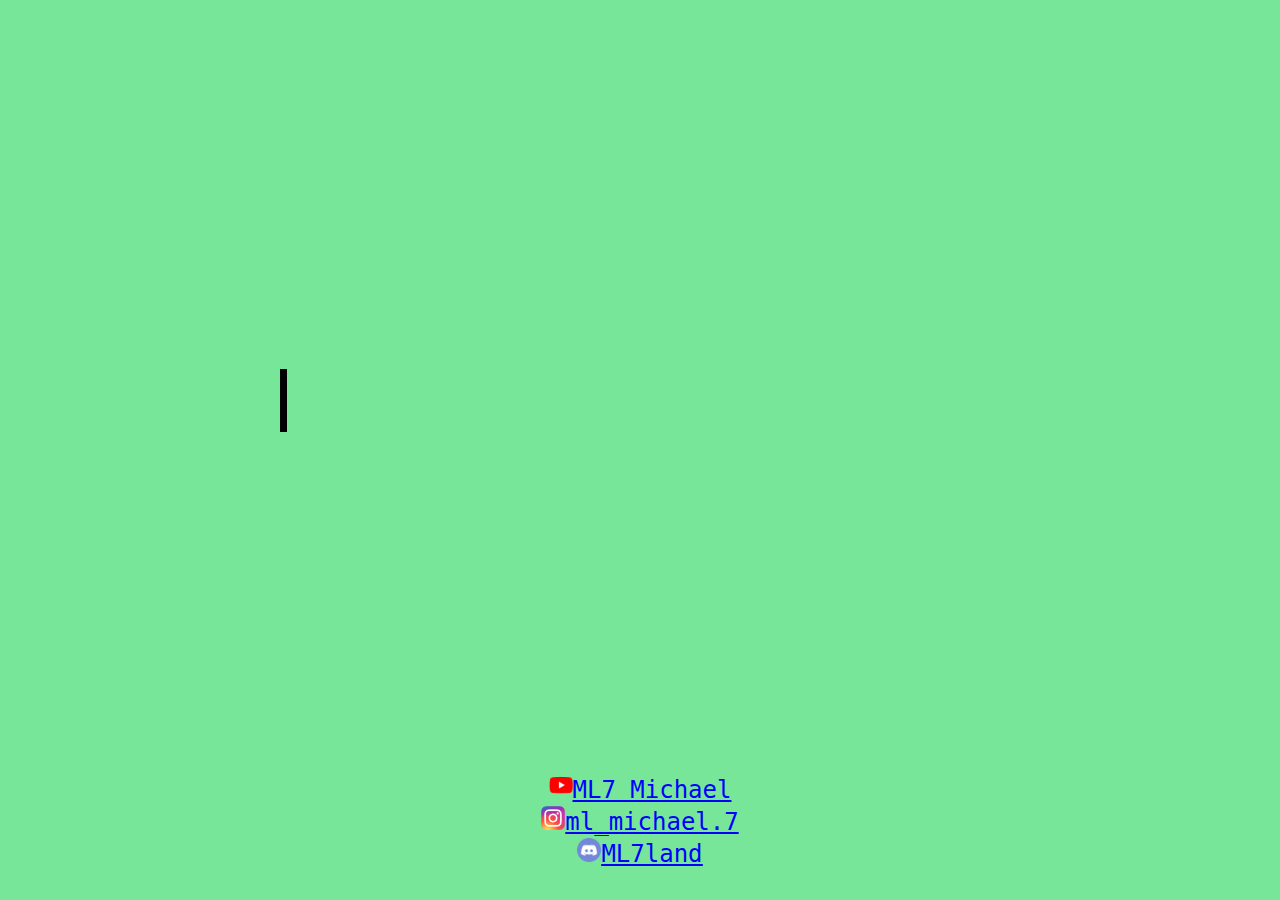
<file: index.html>
<!DOCTYPE html>
<html lang = "en">

<link rel = "stylesheet" href = "index_style.css">

<head>
	<meta charset = "UTF-8">
	<meta name = "description" content = "Hello World!">
	<link rel = "icon" type = "image/x-icon" href = "images/favicon.ico"/>
	<html style ="font-family: 'Consolas', 'Source Code Pro', monospace"></html>
	<title>ML7's website</title>
</head>

<body>
	<img src="images/index_page_hidden.jpg" style="display: none;" />

	<h1>Hello, my name is ML7.</h1>
	<p class = "subtitle">Welcome to my website!</p>
	<a href = "home.html" id = "to-main">Continue</a>

	<a href = "https://www.youtube.com/channel/UCFgKWOYjG4EzAR2SL2Io1uQ" id = "yt-channel">
		<img src = "images/yt-logo.png" id = "yt-icon"></img>ML7 Michael
	</a>
	<a href = "https://www.instagram.com/ml_michael.7/" id = "insta">
		<img src = "images/ig-logo.png" id = "yt-icon">ml_michael.7
	</a>
	<a href = "https://discord.gg/QpTKFdt2xf" id = "discord">
		<img src = "images/discord-logo.png" id = "yt-icon"></img><u>ML7land</u>
	</a>
</body>

</html>
</file>
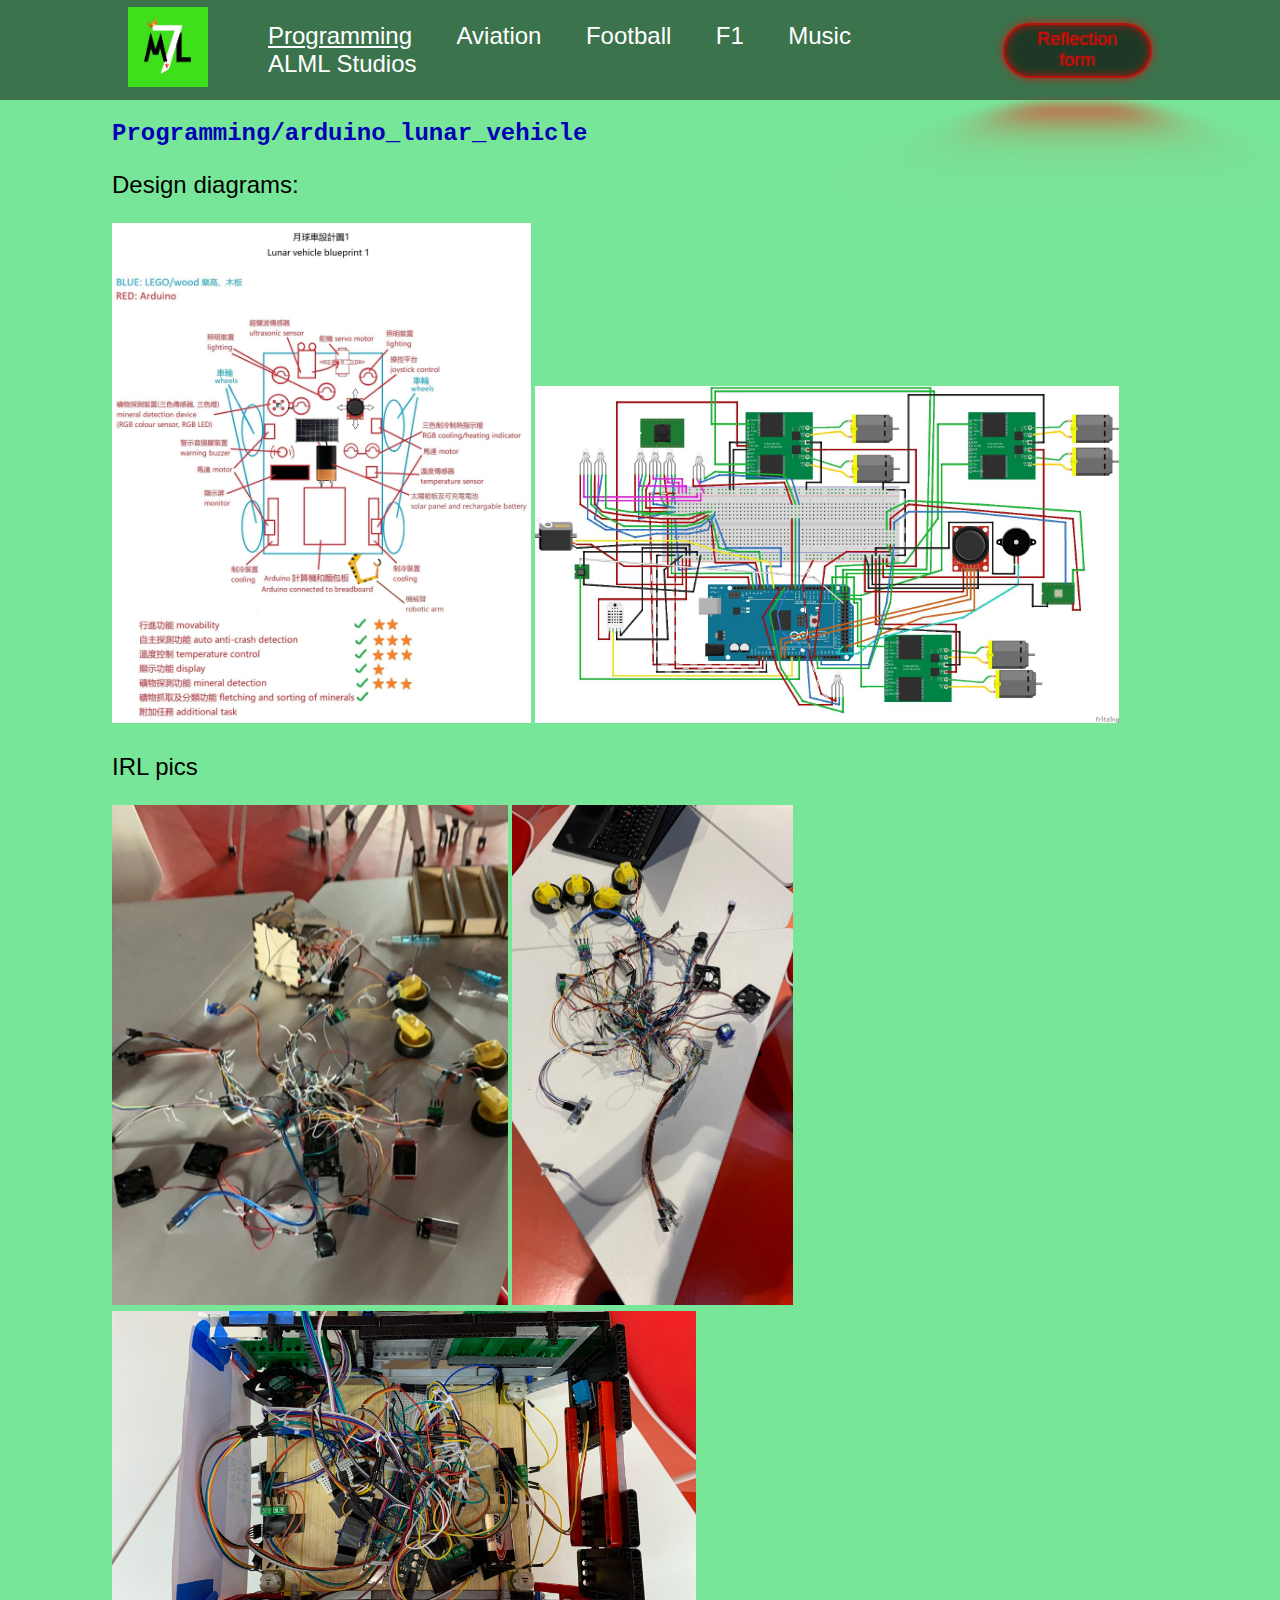
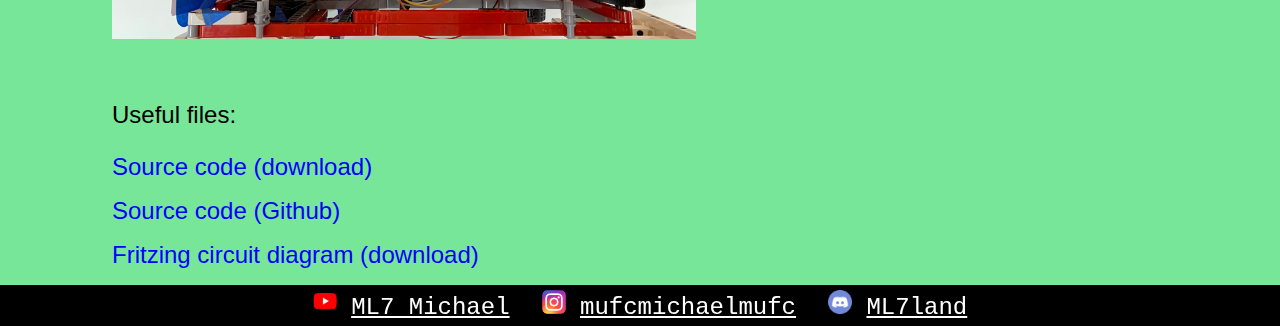
<file: arduino_lunar_vehicle.html>
<!DOCTYPE html>
<html lang = "en">

<head>
	<meta charset="UTF-8">
	<meta name="description" content="ML7's website!">
	<link rel = "icon" type = "image/x-icon" href = "images/favicon.ico"/>
	<!-- <link rel = "stylesheet" href = "general_style.css"> -->
	<link rel = "stylesheet" href = "arduino_lunar_vehicle.css">
	<title>ML7's website</title>
</head>

<body>
	<img src="images/index_page_hidden.jpg" style="display: none;" />
	
	<header>
		<a href = "home.html"><img class = "logo" width = "80px" height = "80px" src = "images/ml7_logo_square.jpg" alt = "Home"></img></a>
	
		<nav>
			<ul class = "nav_links">
				<li><a href = "programming.html" id = "prog"><u>Programming</u></a></li>
				<li><a href = "aviation.html" id = "avia">Aviation</a></li>
				<li><a href = "football.html" id = "football">Football</a></li>
				<li><a href = "f1.html" id = "f1">F1</a></li>
				<li><a href = "music.html" id = "music">Music</a></li>
				<li><a href = "B777_9.html">ALML Studios</a></li>
			</ul>
		</nav>

		<a class = "cta" href = "https://youtu.be/dQw4w9WgXcQ" target = "_blank"><button>Reflection form</button></a>
	</header>

	<article class="body">
		<div><h2 id="loc">Programming/arduino_lunar_vehicle</h1></div>
		<p id="text">Design diagrams:</p>
		<p>
			<a><img src="special_files\lunar_vehicle\car_diagram.jpg" id="pic_vert" /></a>
			<a><img src="special_files\lunar_vehicle\lunar_vehicle_circuit_design.jpg" id="circuit_dia" /></a>
		</p>
		<p id="text">IRL pics</p>
		<p>
			<a><img src="special_files\lunar_vehicle\wiring 1.jpg" id="pic_vert" /></a>
			<a><img src="special_files\lunar_vehicle\wiring 2.jpg" id="pic_vert" /></a>
			<a><img src="special_files\lunar_vehicle\wiring 3.jpg" id="circuit_dia" /></a>
		</p>
		
		<p id="text2">Useful files:</p>
		<p>
			<a href="special_files\lunar_vehicle\lunar_car.ino" id="links">Source code (download)</a>
		</p>
		<p>
			<a href="https://github.com/Michael-ML7/ml7_new_website_testing/blob/main/special_files/lunar_vehicle/lunar_car.ino" id="links">Source code (Github)</a>
		</p>
		<p>
			<a href="special_files\lunar_vehicle\lunar_vehicle_circuit_diagram.fzz" id="links">Fritzing circuit diagram (download)</a>
		</p>
	</article>

	<footer>
		<div class = "footer-content">
			<a href = "https://www.youtube.com/channel/UCFgKWOYjG4EzAR2SL2Io1uQ" id = "yt-channel">
				<img src = "images/yt-logo.png" id = "yt-icon"></img> <u>ML7 Michael</u>
			</a>
			<a href = "https://www.instagram.com/mufcmichaelmufc/" id = "insta">
				<img src = "images/ig-logo.png" id = "yt-icon"></img> <u>mufcmichaelmufc</u>
			</a>
			<a href = "https://discord.gg/QpTKFdt2xf" id = "discord">
				<img src = "images/discord-logo.png" id = "yt-icon"></img> <u>ML7land</u>
			</a>
		</div>
	</footer>
</body>

</html>
</file>
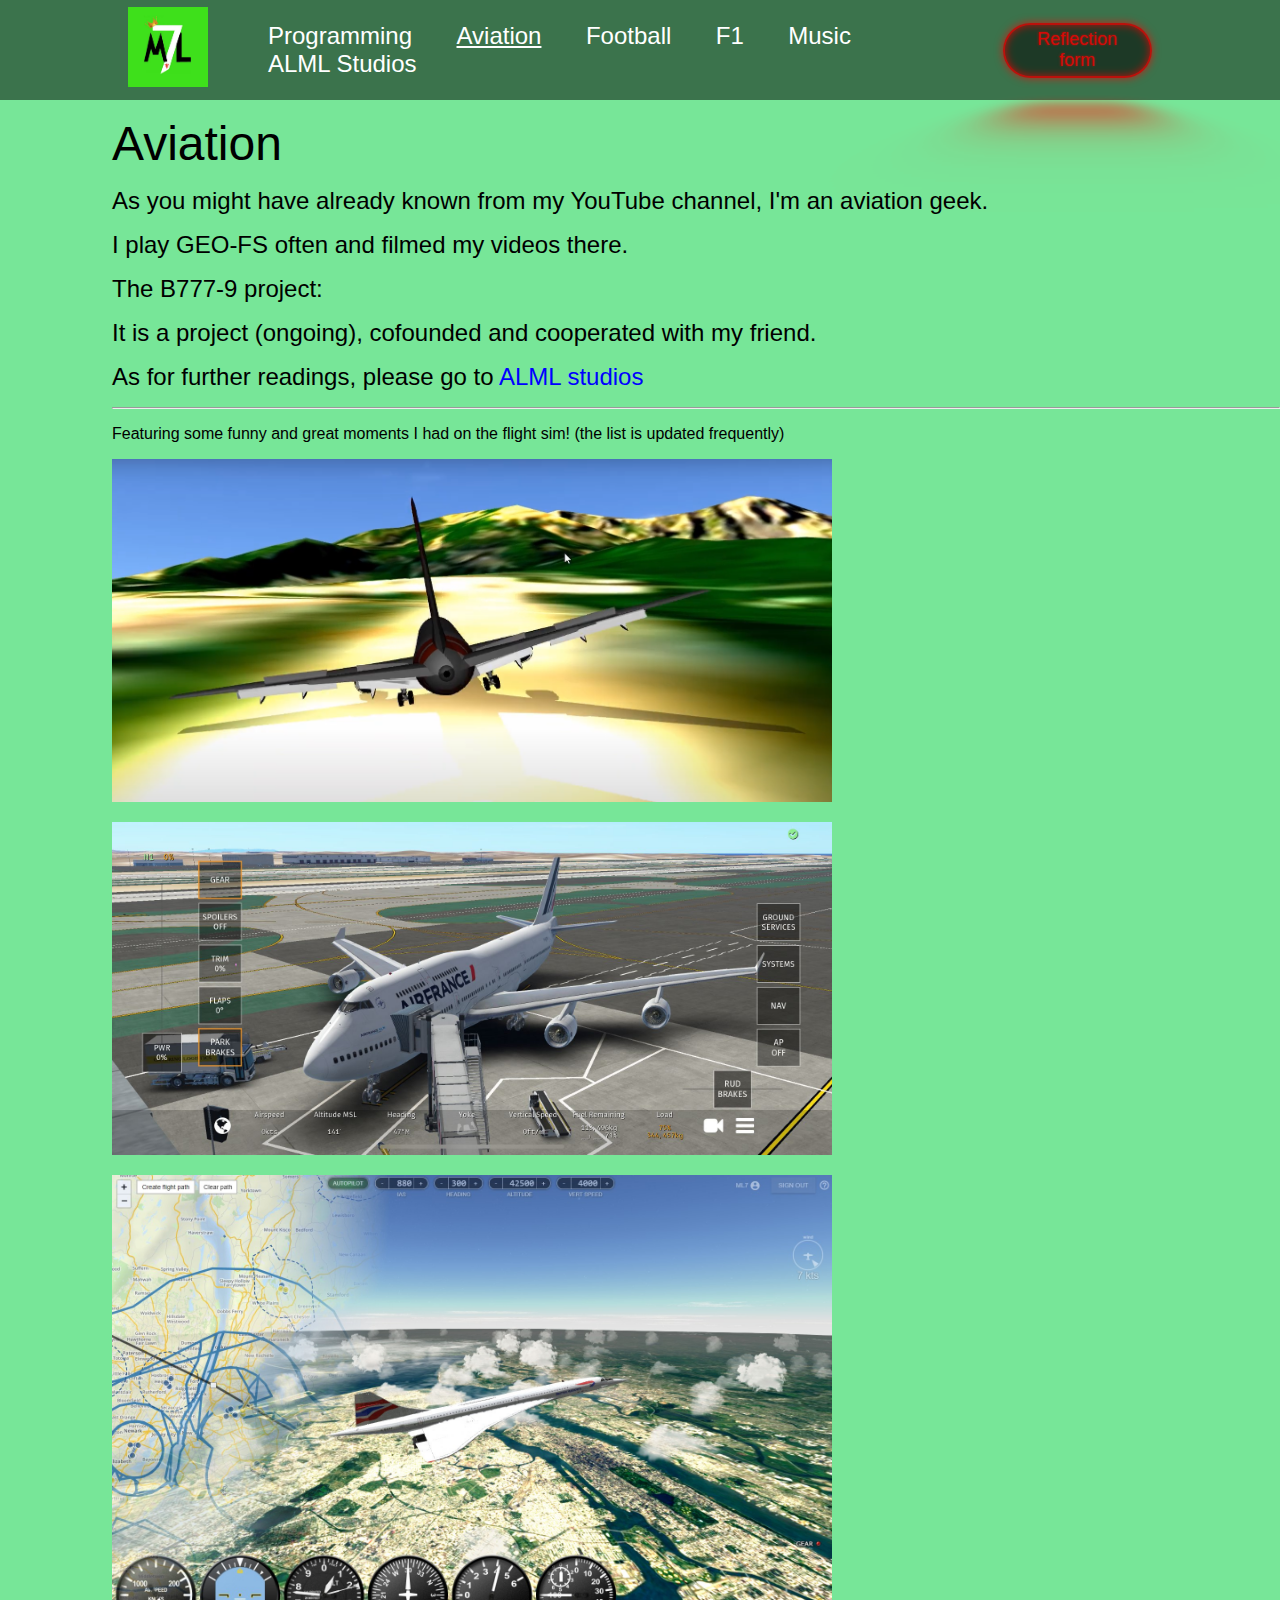
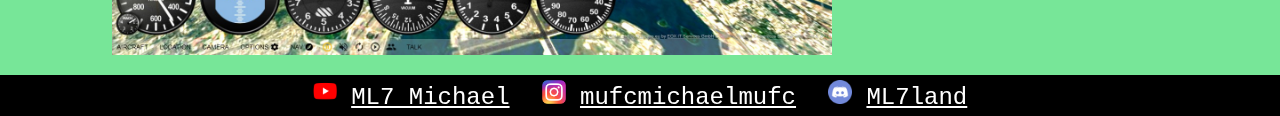
<file: aviation.html>
<!DOCTYPE html>
<html lang = "en">

<head>
    <meta charset="UTF-8">
    <meta name="description" content="ML7's website!">
	<link rel = "icon" type = "image/x-icon" href = "images/favicon.ico"/>
	<!-- <link rel = "stylesheet" href = "general_style.css"> -->
	<link rel = "stylesheet" href = "aviation_style.css">
	<title>ML7's website</title>
</head>

<body>
	<header>
		<a href = "home.html"><img class = "logo" width = "80px" height = "80px" src = "images/ml7_logo_square.jpg" alt = "Home"></img></a>
	
		<nav>
			<ul class = "nav_links">
				<li><a href = "programming.html" id = "prog">Programming</a></li>
				<li><a href = "aviation.html" id = "avia"><u>Aviation</u></a></li>
				<li><a href = "football.html" id = "football">Football</a></li>
				<li><a href = "f1.html" id = "f1">F1</a></li>
				<li><a href = "music.html" id = "music">Music</a></li>
				<li><a href = "B777_9.html">ALML Studios</a></li>
			</ul>
		</nav>

		<a class = "cta" href = "https://youtu.be/dQw4w9WgXcQ" target = "_blank"><button>Reflection form</button></a>
	</header>

	<article class = "body">
		<p>
			<a id = "main">Aviation</a>
		</p>
		<p>
			<a id = "desc">As you might have already known from my YouTube channel, I'm an aviation geek.</a>
		</p>
		<p>
			<a id = "desc">I play GEO-FS often and filmed my videos there.</a>
		</p>
		
		<p>
			<a id = "desc">The B777-9 project:</a>
		</p>
		<p>
			<a id = "desc">It is a project (ongoing), cofounded and cooperated with my friend.</a>
		</p>
		<p>
			<a id = "desc">As for further readings, please go to </a>
			<a href = "B777_9.html" id = "link_alml">ALML studios</a>
		</p>
		
		<hr></hr>
		<p>
			<a id = "smaller">Featuring some funny and great moments I had on the flight sim! (the list is updated frequently)</a>
		</p>

		<img src = "images/failel_attempt_landing_B787.png" id = "photo"></img>
		<img src = "images/B747_ready_for_departure.jpeg" id = "photo"></img>
		<img src = "images/epic_nyc.jpg" id = "photo"></img>
	</article>

	<footer>
		<div class = "footer-content">
			<a href = "https://www.youtube.com/channel/UCFgKWOYjG4EzAR2SL2Io1uQ" id = "yt-channel">
				<img src = "images/yt-logo.png" id = "yt-icon"></img> <u>ML7 Michael</u>
			</a>
			<a href = "https://www.instagram.com/mufcmichaelmufc/" id = "insta">
				<img src = "images/ig-logo.png" id = "yt-icon"></img> <u>mufcmichaelmufc</u>
			</a>
			<a href = "https://discord.gg/QpTKFdt2xf" id = "discord">
				<img src = "images/discord-logo.png" id = "yt-icon"></img> <u>ML7land</u>
			</a>
		</div>
		
	</footer>
</body>

</html>
</file>
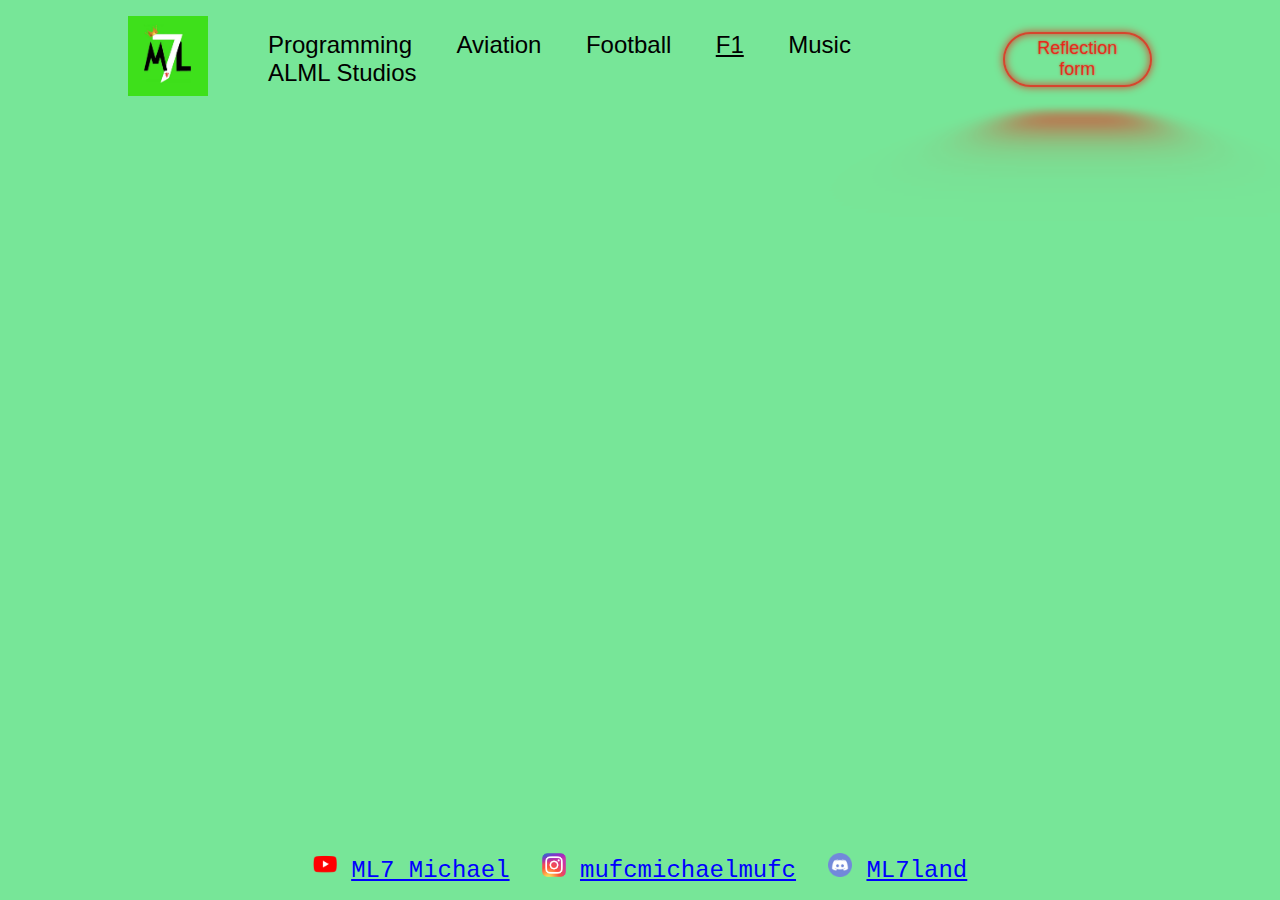
<file: f1.html>
<!DOCTYPE html>
<html lang = "en">

<head>
    <meta charset="UTF-8">
    <meta name="description" content="ML7's website!">
	<link rel = "icon" type = "image/x-icon" href = "images/favicon.ico"/>
	<!-- <link rel = "stylesheet" href = "general_style.css"> -->
	<link rel = "stylesheet" href = "f1_style.css">
	<title>ML7's website</title>
</head>

<body>
	<img src="images/index_page_hidden.jpg" style="display: none;" />
	
	<header>
		<a href = "home.html"><img class = "logo" width = "80px" height = "80px" src = "images/ml7_logo_square.jpg" alt = "Home"></img></a>
	
		<nav>
			<ul class = "nav_links">
				<li><a href = "programming.html" id = "prog">Programming</a></li>
				<li><a href = "aviation.html" id = "avia">Aviation</a></li>
				<li><a href = "football.html" id = "football">Football</a></li>
				<li><a href = "f1.html" id = "f1"><u>F1</u></a></li>
				<li><a href = "music.html" id = "music">Music</a></li>
				<li><a href = "B777_9.html">ALML Studios</a></li>
			</ul>
		</nav>

		<a class = "cta" href = "https://youtu.be/dQw4w9WgXcQ" target = "_blank"><button>Reflection form</button></a>
	</header>

	<footer>
		<div class = "footer-content">
			<a href = "https://www.youtube.com/channel/UCFgKWOYjG4EzAR2SL2Io1uQ" id = "yt-channel">
				<img src = "images/yt-logo.png" id = "yt-icon"></img> <u>ML7 Michael</u>
			</a>
			<a href = "https://www.instagram.com/mufcmichaelmufc/" id = "insta">
				<img src = "images/ig-logo.png" id = "yt-icon"></img> <u>mufcmichaelmufc</u>
			</a>
			<a href = "https://discord.gg/QpTKFdt2xf" id = "discord">
				<img src = "images/discord-logo.png" id = "yt-icon"></img> <u>ML7land</u>
			</a>
		</div>
		
	</footer>
</body>

</html>
</file>
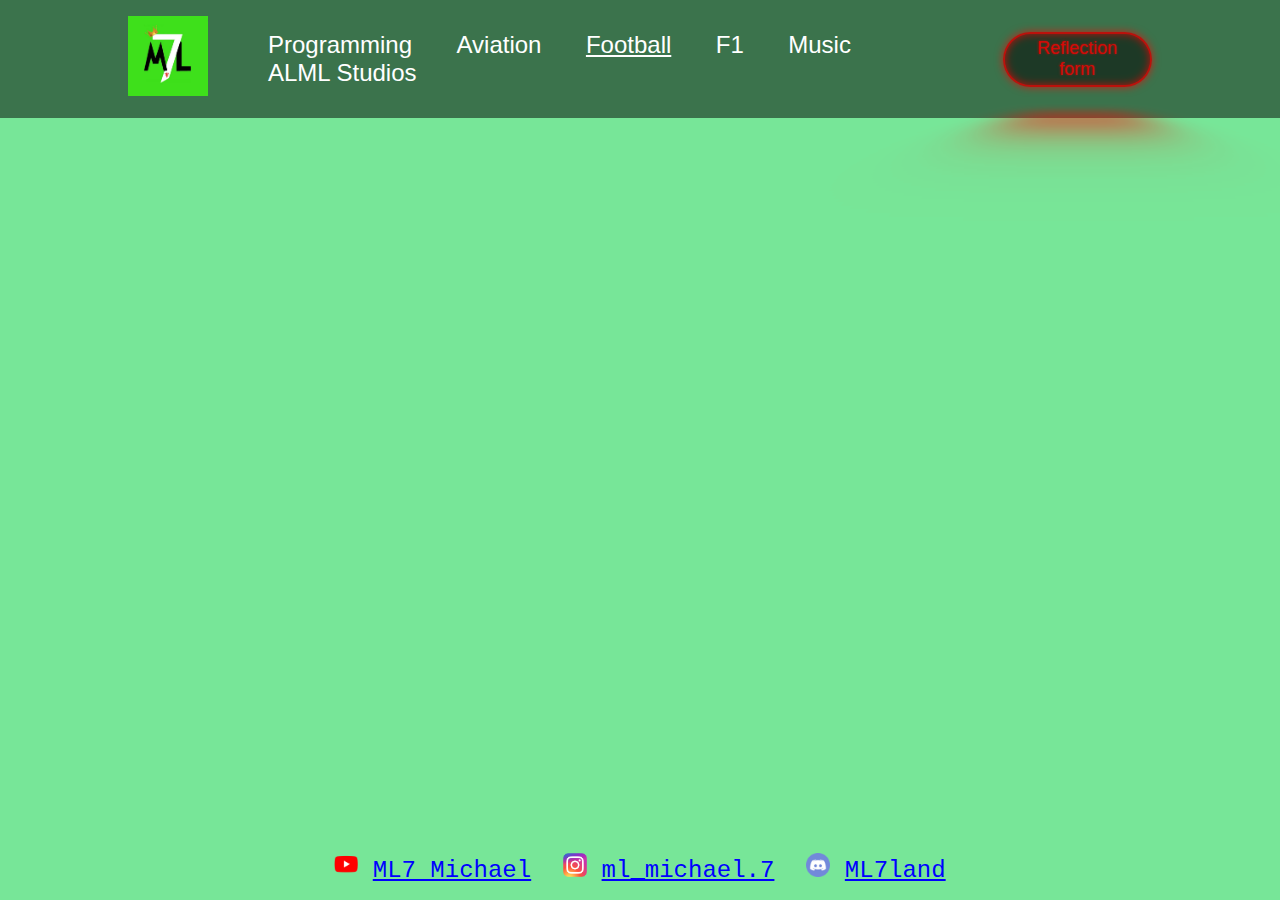
<file: football.html>
<!DOCTYPE html>
<html lang = "en">

<head>
    <meta charset="UTF-8">
    <meta name="description" content="ML7's website!">
	<link rel = "icon" type = "image/x-icon" href = "images/favicon.ico"/>
	<!-- <link rel = "stylesheet" href = "general_style.css"> -->
	<link rel = "stylesheet" href = "football_style.css">
	<title>ML7's website</title>
</head>

<body>
	<img src="images/index_page_hidden.jpg" style="display: none;" />
	
	<header>
		<a href = "home.html"><img class = "logo" width = "80px" height = "80px" src = "images/ml7_logo_square.jpg" alt = "Home"></img></a>
	
		<nav>
			<ul class = "nav_links">
				<li><a href = "programming.html" id = "prog">Programming</a></li>
				<li><a href = "aviation.html" id = "avia">Aviation</a></li>
				<li><a href = "football.html" id = "football"><u>Football</u></a></li>
				<li><a href = "f1.html" id = "f1">F1</a></li>
				<li><a href = "music.html" id = "music">Music</a></li>
				<li><a href = "B777_9.html">ALML Studios</a></li>
			</ul>
		</nav>

		<a class = "cta" href = "https://youtu.be/dQw4w9WgXcQ" target = "_blank"><button>Reflection form</button></a>
	</header>

	<article class = "main-content">
		
	</article>

	<footer>
		<div class = "footer-content">
			<a href = "https://www.youtube.com/channel/UCFgKWOYjG4EzAR2SL2Io1uQ" id = "yt-channel">
				<img src = "images/yt-logo.png" id = "yt-icon"></img> <u>ML7 Michael</u>
			</a>
			<a href = "https://www.instagram.com/ml_michael.7/" id = "insta">
				<img src = "images/ig-logo.png" id = "yt-icon"></img> <u>ml_michael.7</u>
			</a>
			<a href = "https://discord.gg/QpTKFdt2xf" id = "discord">
				<img src = "images/discord-logo.png" id = "yt-icon"></img> <u>ML7land</u>
			</a>
		</div>
		
	</footer>
</body>

</html>
</file>
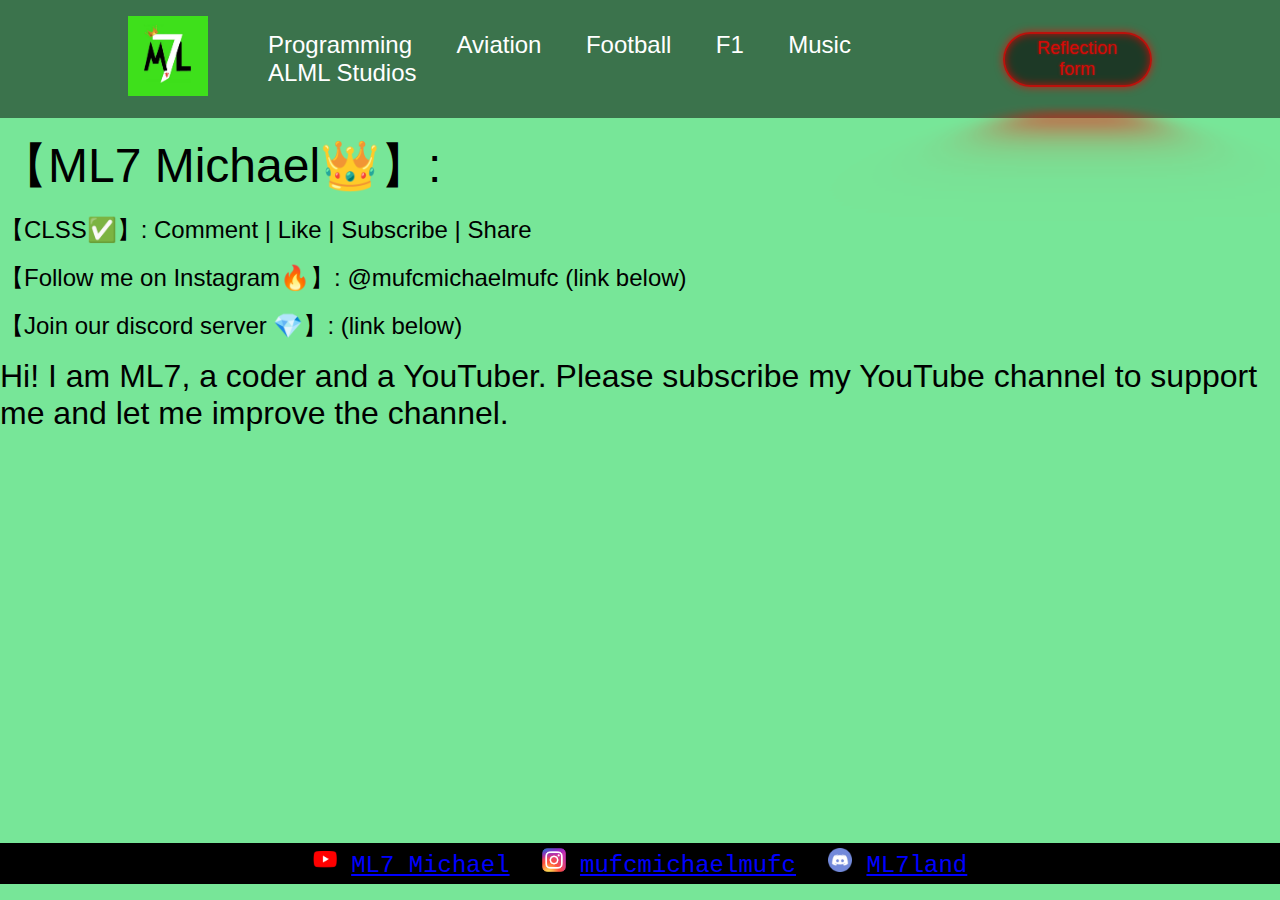
<file: home.html>
<!DOCTYPE html>
<html lang = "en">

<head>
    <meta charset="UTF-8">
    <meta name="description" content="ML7's website!">
	<link rel = "icon" type = "image/x-icon" href = "images/favicon.ico"/>
	<link rel = "stylesheet" href = "general_style.css">
	<link rel = "stylesheet" href = "home_style.css">
	<title>ML7's website</title>
</head>

<body>
	<img src="images/index_page_hidden.jpg" style="display: none;" />
	
	<header>
		<a href = "home.html"><img class = "logo" width = "80px" height = "80px" src = "images/ml7_logo_square.jpg" alt = "Home"></img></a>
	
		<nav>
			<ul class = "nav_links">
				<li><a href = "programming.html" id = "prog">Programming</a></li>
				<li><a href = "aviation.html" id = "avia">Aviation</a></li>
				<li><a href = "football.html" id = "football">Football</a></li>
				<li><a href = "f1.html" id = "f1">F1</a></li>
				<li><a href = "music.html" id = "music">Music</a></li>
				<li><a href = "B777_9.html">ALML Studios</a></li>
			</ul>
		</nav>

		<a class = "cta" href = "https://youtu.be/dQw4w9WgXcQ" target = "_blank"><button>Reflection form</button></a>
	</header>

	<article class = "body">
		<p>
			<a id = "intro">【ML7 Michael👑】: </a>
		</p>
		<p>
			<a id = "promo">【CLSS✅】: Comment | Like | Subscribe | Share</a>
		</p>
		<p>
			<a id = "promo">【Follow me on Instagram🔥】: @mufcmichaelmufc (link below)</a>
		</p>
		<p>
			<a id = "promo">【Join our discord server 💎】: (link below)</a>
		</p>

		<a id = "main_para">
			Hi! I am ML7, a coder and a YouTuber. Please subscribe my YouTube channel to support me and let me improve the channel.
		</a>
	</article>

	<footer>
		<div class = "footer-content">
			<a href = "https://www.youtube.com/channel/UCFgKWOYjG4EzAR2SL2Io1uQ" id = "yt-channel">
				<img src = "images/yt-logo.png" id = "yt-icon"></img> <u>ML7 Michael</u>
			</a>
			<a href = "https://www.instagram.com/mufcmichaelmufc/" id = "insta">
				<img src = "images/ig-logo.png" id = "yt-icon"></img> <u>mufcmichaelmufc</u>
			</a>
			<a href = "https://discord.gg/QpTKFdt2xf" id = "discord">
				<img src = "images/discord-logo.png" id = "yt-icon"></img> <u>ML7land</u>
			</a>
		</div>
		
	</footer>
</body>

</html>
</file>
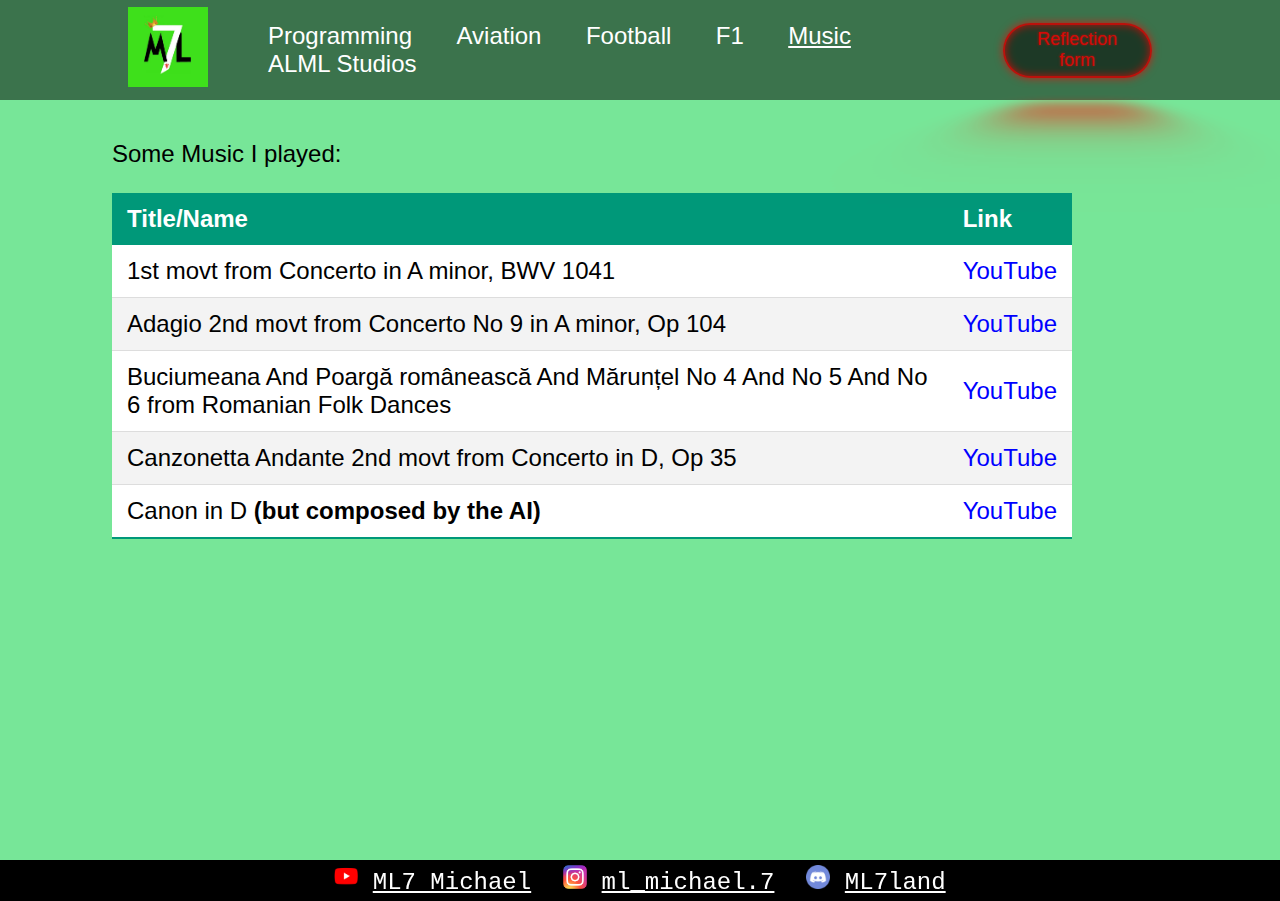
<file: music.html>
<!DOCTYPE html>
<html lang = "en">

<head>
    <meta charset="UTF-8">
    <meta name="description" content="ML7's website!">
	<link rel = "icon" type = "image/x-icon" href = "images/favicon.ico"/>
	<!-- <link rel = "stylesheet" href = "general_style.css"> -->
	<link rel = "stylesheet" href = "music_style.css">
	<title>ML7's website</title>
</head>

<body>
	<img src="images/index_page_hidden.jpg" style="display: none;" />

	<header>
		<a href = "home.html"><img class = "logo" width = "80px" height = "80px" src = "images/ml7_logo_square.jpg" alt = "Home"></img></a>
	
		<nav>
			<ul class = "nav_links">
				<li><a href = "programming.html" id = "prog">Programming</a></li>
				<li><a href = "aviation.html" id = "avia">Aviation</a></li>
				<li><a href = "football.html" id = "football">Football</a></li>
				<li><a href = "f1.html" id = "f1">F1</a></li>
				<li><a href = "music.html" id = "music"><u>Music</u></a></li>
				<li><a href = "B777_9.html">ALML Studios</a></li>
			</ul>
		</nav>

		<a class = "cta" href = "https://youtu.be/dQw4w9WgXcQ" target = "_blank"><button>Reflection form</button></a>
	</header>

	
	<article class = "body">
		<p id = "word">Some Music I played:</p>
		<a id = "main-content">
			<table class = "content-table">
				<thead>
					<tr>
						<th>Title/Name</th>
						<th>Link</th>
					</tr>
				</thead>
				<tbody>
					<tr>
						<td>1st movt from Concerto in A minor, BWV 1041</td>
						<td><a href = "https://youtu.be/KSJuWCc_tCk" target = "_blank" id = "table_links">YouTube</a></td>
					</tr>
					<tr>
						<td>Adagio 2nd movt from Concerto No 9 in A minor, Op 104</td>
						<td><a href = "https://youtu.be/uKmw2553AQs" target = "_blank" id = "table_links">YouTube</a></td>
					</tr>
					<tr>
						<td>Buciumeana And Poargă românească And Mărunțel No 4 And No 5 And No 6 from Romanian Folk Dances</td>
						<td><a href = "https://youtu.be/05LCTT0b1IE" target = "_blank" id = "table_links">YouTube</a></td>
					</tr>
					<tr>
						<td>Canzonetta Andante 2nd movt from Concerto in D, Op 35</td>
						<td><a href = "https://youtu.be/7X0-d21b0fs" target = "_blank" id = "table_links">YouTube</a></td>
					</tr>
					<tr>
						<td>Canon in D <b>(but composed by the AI)</b></td>
						<td><a href = "https://youtu.be/BxrHp1qtvmM" target = "_blank" id = "table_links">YouTube</a></td>
					</tr>
				</tbody>
			</table>
		</a>
	</article>

	<footer>
		<div class = "footer-content">
			<a href = "https://www.youtube.com/channel/UCFgKWOYjG4EzAR2SL2Io1uQ" id = "yt-channel">
				<img src = "images/yt-logo.png" id = "yt-icon"></img> <u>ML7 Michael</u>
			</a>
			<a href = "https://www.instagram.com/ml_michael.7/" id = "insta">
				<img src = "images/ig-logo.png" id = "yt-icon"></img> <u>ml_michael.7</u>
			</a>
			<a href = "https://discord.gg/QpTKFdt2xf" id = "discord">
				<img src = "images/discord-logo.png" id = "yt-icon"></img> <u>ML7land</u>
			</a>
		</div>
		
	</footer>
</body>

</html>
</file>
<file: index_style.css>
:root {
    --bg-color: rgb(119, 230, 152);
    --speed: 4s;
    --characters: 22;
}

body {
    margin: 0;
    font-family: "Consolas", "Source Sans Pro", monospace;
    min-height: 100vh;
    display: grid;
    place-content: center;
    text-align: center;
    background: var(--bg-color);
}

h1 {
    font-size: clamp(1rem, 3vw + 1rem, 4rem);
    position: relative;
    font-family: "Consolas", "Source Sans Pro", monospace;
    width: max-content;
}

h1::before,
h1::after {
    content: "";
    position: absolute;
    top: 0;
    right: 0;
    bottom: 0;
    left: 0;
}

h1::before {
    background: var(--bg-color);
    animation: typewriter var(--speed) steps(var(--characters)) 1s forwards;
}

h1::after {
    width: 0.125em;
    background: black;
    animation: typewriter var(--speed) steps(var(--characters)) 1s forwards, blink 750ms steps(var(--characters)) infinite;
}

.subtitle {
    color: black;
    font-size: 1.5rem;
    font-weight: 400;
    opacity: 0;
    transform: translateY(3rem);
    animation: fadeInUp 2s ease calc(var(--speed) + 2s) forwards;
}

@keyframes typewriter {
    to {
        left: 100%;
    }
}

@keyframes blink {
    to {
        background: transparent;
    }
}

@keyframes fadeInUp {
    to {
        opacity: 1;
        transform: translateY(0);
    }
}

#to-main {
    transition: all 300ms ease 0s;

    position: relative;
    color: blue;
    font-size: 1.25rem;
    font-weight: 400;
    opacity: 0;
    transform: translateY(3rem);
    animation: fadeInUp 2s ease calc(var(--speed) + 2s) forwards;
}

#yt-channel {
    transition: all 300ms ease 0s;

    font-size: 1.5rem;
    size: 4rem;
    position: absolute;
    bottom: 6rem;
    width: 100%;
    color: blue;
}

#insta {
    transition: all 300ms ease 0s;

    font-size: 1.5rem;
    size: 4rem;
    position: absolute;
    bottom: 4rem;
    width: 100%;
    color: blue;
}

#discord {
    transition: all 300ms ease 0s;

    font-size: 1.5rem;
    size: 4rem;
    position: absolute;
    bottom: 2rem;
    width: 100%;
    color: blue;
}

#to-main:hover,
#to-main:focus {
    transition: all 300ms ease 0s;
    color: teal;
}

#yt-channel:hover,
#yt-channel:focus {
    transition: all 300ms ease 0s;
    color: teal;
}

#insta:hover,
#insta:focus {
    transition: all 300ms ease 0s;
    color: teal;
}

#discord:hover,
#discord:focus {
    transition: all 300ms ease 0s;
    color: teal;
}

#yt-icon {
    height: 1.5rem;
    width: auto;
}
</file>
<file: general_style.css>
html {
    height: 100%;
}

:root {
    --bg-color: rgb(119, 230, 152);
    --neon-color: rgba(255, 0, 0, 0.7);
}

* body {
    margin: 0;
    padding: 0;
    font-family: "Calibri", "Arial", sans-serif;
    background: var(--bg-color);

    min-height: 100%;

    display: grid;
    grid-template-columns: 7rem auto;
    grid-template-rows: 100px auto 40px;
    grid-template-areas: "header header" "sidebar main" "footer footer";
}

.logo {
    transition: all 300ms ease 0s;
}

.logo:hover,
.logo:focus {
    box-shadow: 10px 10px 20px rgb(0, 255, 76);
}

li, a, button {
    font-size: 1.5rem;
    color: white;
    text-decoration: none;
}

header {
    grid-area: header;

    display: flex;
    justify-content: space-between;
    align-items: center;
    padding: 15px 10%;

    background-color: rgba(0, 0, 0, 0.5);
}

.nav_links {
    list-style: none;
}

.nav_links li {
    display: inline-block;
    padding: 0px 20px;
}

.nav_links li a {
    transition: all 300ms ease 0s;
}

.nav_links li a:hover,
.nav_links li a:focus {
    color: rgb(0, 180, 180);
}

button {
    font-size: 1.125rem;
    cursor: pointer;
    color: var(--neon-color);
    background-color: rgba(0, 0, 0, 0.5);
    border: var(--neon-color) 0.125em solid;
    padding: 0.25em 1em;
    border-radius: 50rem;

    text-shadow: 0 0 0.125em var(--neon-color);
    box-shadow: inset 0 0 0.5em 0 var(--neon-color), 0 0 0.5em 0 var(--neon-color);
    transition: all 300ms ease 0s;

    position: relative;
}

button::before {
    pointer-events: none;

    content: "";
    position: absolute;
    background-color: var(--neon-color);
    top: 120%;
    left: 0;
    width: 100%;
    height: 100%;

    transform: perspective(2em) rotateX(40deg) scale(1, 0.5);
    filter: blur(1.25em);
    opacity: 0.8;
}

button::after {
    content: "";
    position: absolute;
    top: 0;
    bottom: 0;
    left: 0;
    right: 0;

    box-shadow: 0 0 1.75em 0.5em var(--neon-color);
    opacity: 0;

    transition: opacity 100ms linear;
    z-index: -5;
}

button:hover,
button:focus {
    background-color: var(--neon-color);
    color: white;
    text-shadow: none;
}

button:hover::before,
button:focus::before {
    opacity: 1;
}

button:hover::after,
button:focus::after {
    opacity: 1;
}

.body {
    min-height: (100vh - 15px - 100px - 2rem);
    grid-area: main;
}

footer {
    grid-area: footer;

    position: relative;
    bottom: 0;
    height: 40px;
    width: 100%;
}

.footer-content {
    background-color: black;
    display: flex;
    align-items: center;
    justify-content: center;
    text-align: center;
    padding-top: 5px;
    padding-bottom: 5px;
}

#yt-channel {
    transition: all 300ms ease 0s;

    margin: 0;
    place-content: center;
    size: 4rem;
    text-align: center;
    position: sticky;
    bottom: 6rem;
    padding-right: 1rem;
    color: white;

    font-family: 'consolas', Courier, monospace;
}

#insta {
    transition: all 300ms ease 0s;

    margin: 0;
    place-content: center;
    size: 4rem;
    text-align: center;
    position: sticky;
    bottom: 4rem;
    padding-left: 1rem;
    padding-right: 1rem;
    color: white;

    font-family: 'consolas', Courier, monospace;
}

#discord {
    transition: all 300ms ease 0s;

    margin: 0;
    place-content: center;
    size: 4rem;
    text-align: center;
    position: sticky;
    bottom: 2rem;
    padding-left: 1rem;
    color: white;

    font-family: 'consolas', Courier, monospace;
}

#yt-channel:hover,
#yt-channel:focus {
    transition: all 300ms ease 0s;
    color: rgb(253, 218, 152);
}

#insta:hover,
#insta:focus {
    transition: all 300ms ease 0s;
    color: rgb(253, 218, 152);
}

#discord:hover,
#discord:focus {
    transition: all 300ms ease 0s;
    color: rgb(253, 218, 152);
}

#yt-icon {
    height: 1.5rem;
    width: auto;
}
</file>
<file: arduino_lunar_vehicle.css>
html {
    height: 100%;
}

:root {
    --bg-color: rgb(119, 230, 152);
    --neon-color: rgba(255, 0, 0, 0.7);
}

* body {
    margin: 0;
    padding: 0;
    font-family: "Calibri", "Arial", sans-serif;
    background: var(--bg-color);

    min-height: 100%;

    display: grid;
    grid-template-columns: 7rem auto;
    grid-template-rows: 100px auto 40px;
    grid-template-areas: "header header" "sidebar main" "footer footer";
}

.logo {
    transition: all 300ms ease 0s;
}

.logo:hover,
.logo:focus {
    box-shadow: 10px 10px 20px rgb(0, 255, 76);
}

li, a, button {
    font-size: 1.5rem;
    color: white;
    text-decoration: none;
}

header {
    grid-area: header;

    display: flex;
    justify-content: space-between;
    align-items: center;
    padding: 15px 10%;

    background-color: rgba(0, 0, 0, 0.5);
}

.nav_links {
    list-style: none;
}

.nav_links li {
    display: inline-block;
    padding: 0px 20px;
}

.nav_links li a {
    transition: all 300ms ease 0s;
}

.nav_links li a:hover,
.nav_links li a:focus {
    color: rgb(0, 180, 180);
}

button {
    font-size: 1.125rem;
    cursor: pointer;
    color: var(--neon-color);
    background-color: rgba(0, 0, 0, 0.5);
    border: var(--neon-color) 0.125em solid;
    padding: 0.25em 1em;
    border-radius: 50rem;

    text-shadow: 0 0 0.125em var(--neon-color);
    box-shadow: inset 0 0 0.5em 0 var(--neon-color), 0 0 0.5em 0 var(--neon-color);
    transition: all 300ms ease 0s;

    position: relative;
}

button::before {
    pointer-events: none;

    content: "";
    position: absolute;
    background-color: var(--neon-color);
    top: 120%;
    left: 0;
    width: 100%;
    height: 100%;

    transform: perspective(2em) rotateX(40deg) scale(1, 0.5);
    filter: blur(1.25em);
    opacity: 0.8;
}

button::after {
    content: "";
    position: absolute;
    top: 0;
    bottom: 0;
    left: 0;
    right: 0;

    box-shadow: 0 0 1.75em 0.5em var(--neon-color);
    opacity: 0;

    transition: opacity 100ms linear;
    z-index: -5;
}

button:hover,
button:focus {
    background-color: var(--neon-color);
    color: white;
    text-shadow: none;
}

button:hover::before,
button:focus::before {
    opacity: 1;
}

button:hover::after,
button:focus::after {
    opacity: 1;
}

.body {
    min-height: (100vh - 15px - 100px - 2rem);
    grid-area: main;
}

footer {
    grid-area: footer;

    position: relative;
    bottom: 0;
    height: 40px;
    width: 100%;
}

.footer-content {
    background-color: black;
    display: flex;
    align-items: center;
    justify-content: center;
    text-align: center;
    padding-top: 5px;
    padding-bottom: 5px;
}

#yt-channel {
    transition: all 300ms ease 0s;

    margin: 0;
    place-content: center;
    size: 4rem;
    text-align: center;
    position: sticky;
    bottom: 6rem;
    padding-right: 1rem;
    color: white;

    font-family: 'consolas', Courier, monospace;
}

#insta {
    transition: all 300ms ease 0s;

    margin: 0;
    place-content: center;
    size: 4rem;
    text-align: center;
    position: sticky;
    bottom: 4rem;
    padding-left: 1rem;
    padding-right: 1rem;
    color: white;

    font-family: 'consolas', Courier, monospace;
}

#discord {
    transition: all 300ms ease 0s;

    margin: 0;
    place-content: center;
    size: 4rem;
    text-align: center;
    position: sticky;
    bottom: 2rem;
    padding-left: 1rem;
    color: white;

    font-family: 'consolas', Courier, monospace;
}

#yt-channel:hover,
#yt-channel:focus {
    transition: all 300ms ease 0s;
    color: rgb(253, 218, 152);
}

#insta:hover,
#insta:focus {
    transition: all 300ms ease 0s;
    color: rgb(253, 218, 152);
}

#discord:hover,
#discord:focus {
    transition: all 300ms ease 0s;
    color: rgb(253, 218, 152);
}

#yt-icon {
    height: 1.5rem;
    width: auto;
}

/* 
#       #######  #####     #    #           #####  ####### ######  ####### 
#       #     # #     #   # #   #          #     # #     # #     # #       
#       #     # #        #   #  #          #       #     # #     # #       
#       #     # #       #     # #          #       #     # #     # #####   
#       #     # #       ####### #          #       #     # #     # #       
#       #     # #     # #     # #          #     # #     # #     # #       
####### #######  #####  #     # #######     #####  ####### ######  #######                                                        
*/

#loc {
    font-family: "consolas", Courier, monospace;
    color: rgb(0, 0, 182);
}

#circuit_dia {
    width: 50%;
    height: auto;
}

#pic_vert {
    height: 500px;
    width: auto;
}

#text {
    font-size: 1.5rem;
    padding: 0;
}

#text2 {
    font-size: 1.5rem;
    padding-top: 2rem;
}

#links {
	transition: all 300ms ease 0s;
    color: blue;
}

#links:hover,
#links:focus {
	transition: all 300ms ease 0s;
	color: teal;
}
</file>
<file: aviation_style.css>
html {
    height: 100%;
}

:root {
    --bg-color: rgb(119, 230, 152);
    --neon-color: rgba(255, 0, 0, 0.7);
}

* body {
    margin: 0;
    padding: 0;
    font-family: "Calibri", "Arial", sans-serif;
    background: var(--bg-color);

    min-height: 100%;

    display: grid;
    grid-template-columns: 7rem auto;
    grid-template-rows: 100px auto 40px;
    grid-template-areas: "header header" "sidebar main" "footer footer";
}

.logo {
    transition: all 300ms ease 0s;
}

.logo:hover,
.logo:focus {
    box-shadow: 10px 10px 20px rgb(0, 255, 76);
}

li, a, button {
    font-size: 1.5rem;
    color: white;
    text-decoration: none;
}

header {
    grid-area: header;

    display: flex;
    justify-content: space-between;
    align-items: center;
    padding: 15px 10%;

    background-color: rgba(0, 0, 0, 0.5);
}

.nav_links {
    list-style: none;
}

.nav_links li {
    display: inline-block;
    padding: 0px 20px;
}

.nav_links li a {
    transition: all 300ms ease 0s;
}

.nav_links li a:hover,
.nav_links li a:focus {
    color: rgb(0, 180, 180);
}

button {
    font-size: 1.125rem;
    cursor: pointer;
    color: var(--neon-color);
    background-color: rgba(0, 0, 0, 0.5);
    border: var(--neon-color) 0.125em solid;
    padding: 0.25em 1em;
    border-radius: 50rem;

    text-shadow: 0 0 0.125em var(--neon-color);
    box-shadow: inset 0 0 0.5em 0 var(--neon-color), 0 0 0.5em 0 var(--neon-color);
    transition: all 300ms ease 0s;

    position: relative;
}

button::before {
    pointer-events: none;

    content: "";
    position: absolute;
    background-color: var(--neon-color);
    top: 120%;
    left: 0;
    width: 100%;
    height: 100%;

    transform: perspective(2em) rotateX(40deg) scale(1, 0.5);
    filter: blur(1.25em);
    opacity: 0.8;
}

button::after {
    content: "";
    position: absolute;
    top: 0;
    bottom: 0;
    left: 0;
    right: 0;

    box-shadow: 0 0 1.75em 0.5em var(--neon-color);
    opacity: 0;

    transition: opacity 100ms linear;
    z-index: -5;
}

button:hover,
button:focus {
    background-color: var(--neon-color);
    color: white;
    text-shadow: none;
}

button:hover::before,
button:focus::before {
    opacity: 1;
}

button:hover::after,
button:focus::after {
    opacity: 1;
}

.body {
    min-height: (100vh - 15px - 100px - 2rem);
    grid-area: main;
}

footer {
    grid-area: footer;

    position: relative;
    bottom: 0;
    height: 40px;
    width: 100%;
}

.footer-content {
    background-color: black;
    display: flex;
    align-items: center;
    justify-content: center;
    text-align: center;
    padding-top: 5px;
    padding-bottom: 5px;
}

#yt-channel {
    transition: all 300ms ease 0s;

    margin: 0;
    place-content: center;
    size: 4rem;
    text-align: center;
    position: sticky;
    bottom: 6rem;
    padding-right: 1rem;
    color: white;

    font-family: 'consolas', Courier, monospace;
}

#insta {
    transition: all 300ms ease 0s;

    margin: 0;
    place-content: center;
    size: 4rem;
    text-align: center;
    position: sticky;
    bottom: 4rem;
    padding-left: 1rem;
    padding-right: 1rem;
    color: white;

    font-family: 'consolas', Courier, monospace;
}

#discord {
    transition: all 300ms ease 0s;

    margin: 0;
    place-content: center;
    size: 4rem;
    text-align: center;
    position: sticky;
    bottom: 2rem;
    padding-left: 1rem;
    color: white;

    font-family: 'consolas', Courier, monospace;
}

#yt-channel:hover,
#yt-channel:focus {
    transition: all 300ms ease 0s;
    color: rgb(253, 218, 152);
}

#insta:hover,
#insta:focus {
    transition: all 300ms ease 0s;
    color: rgb(253, 218, 152);
}

#discord:hover,
#discord:focus {
    transition: all 300ms ease 0s;
    color: rgb(253, 218, 152);
}

#yt-icon {
    height: 1.5rem;
    width: auto;
}

/* 
#       #######  #####     #    #           #####  ####### ######  ####### 
#       #     # #     #   # #   #          #     # #     # #     # #       
#       #     # #        #   #  #          #       #     # #     # #       
#       #     # #       #     # #          #       #     # #     # #####   
#       #     # #       ####### #          #       #     # #     # #       
#       #     # #     # #     # #          #     # #     # #     # #       
####### #######  #####  #     # #######     #####  ####### ######  #######                                                        
*/

.title {
    font-size: 3rem;
    padding: 15px 10%;
}

#main {
    font-size: 3rem;
    color: black;
}

#desc {
    font-size: 1.5rem;
    color: black;
}

#smaller {
    font-size: 1rem;
    color: black;
}

#link_alml {
    color: blue;
}

#link_alml:hover,
#link_alml:focus {
    transition: all 300ms ease 0s;
    color: teal;
}

#photo {
    /* padding-left: 2rem; */
    padding-bottom: 1rem;
    width: 45rem;
    height: auto;
}

/* .floatright {
    float: right;
    margin-left: 4rem;
    padding-bottom: 1rem;
} */
</file>
<file: f1_style.css>
html {
    height: 100%;
}

:root {
    --bg-color: rgb(119, 230, 152);
    --neon-color: rgba(255, 0, 0, 0.7);
}

* body {
    margin: 0;
    padding: 0;
    font-family: "Calibri", "Arial", sans-serif;
    min-height: 100vh;
    background: var(--bg-color);

    min-height: 100%;

    display: flex;
    flex-direction: column;
}

li, a, button {
    font-size: 1.5rem;
    color: black;
    text-decoration: none;
}

.logo {
    transition: all 300ms ease 0s;
}

.logo:hover,
.logo:focus {
    box-shadow: 10px 10px 20px rgb(0, 255, 76);
}

header {
    display: flex;
    justify-content: space-between;
    align-items: center;
    padding: 15px 10%;
}

.nav_links {
    list-style: none;
}

.nav_links li {
    display: inline-block;
    padding: 0px 20px;
}

.nav_links li a {
    transition: all 300ms ease 0s;
}

.nav_links li a:hover {
    color: teal;
}

button {
    font-size: 1.125rem;
    cursor: pointer;
    color: var(--neon-color);
    background-color: var(--bg-color);
    border: var(--neon-color) 0.125em solid;
    padding: 0.25em 1em;
    border-radius: 50rem;

    text-shadow: 0 0 0.125em var(--neon-color);
    box-shadow: inset 0 0 0.5em 0 var(--neon-color), 0 0 0.5em 0 var(--neon-color);
    transition: all 300ms ease 0s;

    position: relative;
}

button::before {
    pointer-events: none;

    content: "";
    position: absolute;
    background-color: var(--neon-color);
    top: 120%;
    left: 0;
    width: 100%;
    height: 100%;

    transform: perspective(2em) rotateX(40deg) scale(1, 0.5);
    filter: blur(1.25em);
    opacity: 0.8;
}

button::after {
    content: "";
    position: absolute;
    top: 0;
    bottom: 0;
    left: 0;
    right: 0;

    box-shadow: 0 0 1.75em 0.5em var(--neon-color);
    opacity: 0;

    transition: opacity 100ms linear;
    z-index: -5;
}

button:hover,
button:focus {
    background-color: var(--neon-color);
    color: white;
    text-shadow: none;
}

button:hover::before,
button:focus::before {
    opacity: 1;
}

button:hover::after,
button:focus::after {
    opacity: 1;
}

#to_index:hover,
#to_index:focus {
    box-shadow: 10px 10px 20px rgb(0, 255, 76);
}

footer {
    margin-top: auto;

    position: relative;
    bottom: 0;
    padding-top: 1rem;
    padding-bottom: 1rem;
    /* background-color: aqua; */
    height: auto;
    width: 100%;
}

.footer-content {
    display: flex;
    align-items: center;
    justify-content: center;
    text-align: center;
}

#yt-channel {
    transition: all 300ms ease 0s;

    margin: 0;
    place-content: center;
    size: 4rem;
    text-align: center;
    position: sticky;
    bottom: 6rem;
    padding-right: 1rem;
    color: blue;

    font-family: 'consolas', Courier, monospace;
}

#insta {
    transition: all 300ms ease 0s;

    margin: 0;
    place-content: center;
    size: 4rem;
    text-align: center;
    position: sticky;
    bottom: 4rem;
    padding-left: 1rem;
    padding-right: 1rem;
    color: blue;

    font-family: 'consolas', Courier, monospace;
}

#discord {
    transition: all 300ms ease 0s;

    margin: 0;
    place-content: center;
    size: 4rem;
    text-align: center;
    position: sticky;
    bottom: 2rem;
    padding-left: 1rem;
    color: blue;

    font-family: 'consolas', Courier, monospace;
}

#yt-channel:hover,
#yt-channel:focus {
    transition: all 300ms ease 0s;
    color: teal;
}

#insta:hover,
#insta:focus {
    transition: all 300ms ease 0s;
    color: teal;
}

#discord:hover,
#discord:focus {
    transition: all 300ms ease 0s;
    color: teal;
}

#yt-icon {
    height: 1.5rem;
    width: auto;
}
</file>
<file: football_style.css>
html {
    height: 100%;
}

:root {
    --bg-color: rgb(119, 230, 152);
    --neon-color: rgba(255, 0, 0, 0.7);
}

* body {
    margin: 0;
    padding: 0;
    font-family: "Calibri", "Arial", sans-serif;
    min-height: 100vh;
    background: var(--bg-color);

    min-height: 100%;

    display: flex;
    flex-direction: column;
}

li, a, button {
    font-size: 1.5rem;
    color: white;
    text-decoration: none;
}

.logo {
    transition: all 300ms ease 0s;
}

.logo:hover,
.logo:focus {
    box-shadow: 10px 10px 20px rgb(0, 255, 76);
}

header {
    display: flex;
    justify-content: space-between;
    align-items: center;
    padding: 15px 10%;

    background-color: rgba(0, 0, 0, 0.5);
}

.nav_links {
    list-style: none;
}

.nav_links li {
    display: inline-block;
    padding: 0px 20px;
}

.nav_links li a {
    transition: all 300ms ease 0s;
}

.nav_links li a:hover {
    color: rgb(0, 180, 180);
}

button {
    font-size: 1.125rem;
    cursor: pointer;
    color: var(--neon-color);
    background-color: rgba(0, 0, 0, 0.5);
    border: var(--neon-color) 0.125em solid;
    padding: 0.25em 1em;
    border-radius: 50rem;

    text-shadow: 0 0 0.125em var(--neon-color);
    box-shadow: inset 0 0 0.5em 0 var(--neon-color), 0 0 0.5em 0 var(--neon-color);
    transition: all 300ms ease 0s;

    position: relative;
}

button::before {
    pointer-events: none;

    content: "";
    position: absolute;
    background-color: var(--neon-color);
    top: 120%;
    left: 0;
    width: 100%;
    height: 100%;

    transform: perspective(2em) rotateX(40deg) scale(1, 0.5);
    filter: blur(1.25em);
    opacity: 0.8;
}

button::after {
    content: "";
    position: absolute;
    top: 0;
    bottom: 0;
    left: 0;
    right: 0;

    box-shadow: 0 0 1.75em 0.5em var(--neon-color);
    opacity: 0;

    transition: opacity 100ms linear;
    z-index: -5;
}

button:hover,
button:focus {
    background-color: var(--neon-color);
    color: white;
    text-shadow: none;
}

button:hover::before,
button:focus::before {
    opacity: 1;
}

button:hover::after,
button:focus::after {
    opacity: 1;
}

#to_index:hover,
#to_index:focus {
    box-shadow: 10px 10px 20px rgb(0, 255, 76);
}

.title {
    font-size: 3rem;
    padding: 15px 10%;
}

footer {
    margin-top: auto;

    position: relative;
    bottom: 0;
    padding-top: 1rem;
    padding-bottom: 1rem;
    /* background-color: aqua; */
    height: auto;
    width: 100%;
}

.footer-content {
    display: flex;
    align-items: center;
    justify-content: center;
    text-align: center;
}

#yt-channel {
    transition: all 300ms ease 0s;

    margin: 0;
    place-content: center;
    size: 4rem;
    text-align: center;
    position: sticky;
    bottom: 6rem;
    padding-right: 1rem;
    color: blue;

    font-family: 'consolas', Courier, monospace;
}

#insta {
    transition: all 300ms ease 0s;

    margin: 0;
    place-content: center;
    size: 4rem;
    text-align: center;
    position: sticky;
    bottom: 4rem;
    padding-left: 1rem;
    padding-right: 1rem;
    color: blue;

    font-family: 'consolas', Courier, monospace;
}

#discord {
    transition: all 300ms ease 0s;

    margin: 0;
    place-content: center;
    size: 4rem;
    text-align: center;
    position: sticky;
    bottom: 2rem;
    padding-left: 1rem;
    color: blue;

    font-family: 'consolas', Courier, monospace;
}

#yt-channel:hover,
#yt-channel:focus {
    transition: all 300ms ease 0s;
    color: teal;
}

#insta:hover,
#insta:focus {
    transition: all 300ms ease 0s;
    color: teal;
}

#discord:hover,
#discord:focus {
    transition: all 300ms ease 0s;
    color: teal;
}

#yt-icon {
    height: 1.5rem;
    width: auto;
}
</file>
<file: home_style.css>
html {
    height: 100%;
}

:root {
    --bg-color: rgb(119, 230, 152);
    --neon-color: rgba(255, 0, 0, 0.7);
}

* body {
    margin: 0;
    padding: 0;
    font-family: "Calibri", "Arial", sans-serif;
    min-height: 100vh;
    background: var(--bg-color);

    min-height: 100%;

    display: flex;
    flex-direction: column;
}

.logo {
    transition: all 300ms ease 0s;
}

.logo:hover,
.logo:focus {
    box-shadow: 10px 10px 20px rgb(0, 255, 76);
}

li, a, button {
    font-size: 1.5rem;
    color: white;
    text-decoration: none;
}

header {
    display: flex;
    justify-content: space-between;
    align-items: center;
    padding: 15px 10%;

    background-color: rgba(0, 0, 0, 0.5);
}

.nav_links {
    list-style: none;
}

.nav_links li {
    display: inline-block;
    padding: 0px 20px;
}

.nav_links li a {
    transition: all 300ms ease 0s;
}

.nav_links li a:hover,
.nav_links li a:focus {
    color: rgb(0, 180, 180);
}

button {
    font-size: 1.125rem;
    cursor: pointer;
    color: var(--neon-color);
    background-color: rgba(0, 0, 0, 0.5);
    border: var(--neon-color) 0.125em solid;
    padding: 0.25em 1em;
    border-radius: 50rem;

    text-shadow: 0 0 0.125em var(--neon-color);
    box-shadow: inset 0 0 0.5em 0 var(--neon-color), 0 0 0.5em 0 var(--neon-color);
    transition: all 300ms ease 0s;

    position: relative;
}

button::before {
    pointer-events: none;

    content: "";
    position: absolute;
    background-color: var(--neon-color);
    top: 120%;
    left: 0;
    width: 100%;
    height: 100%;

    transform: perspective(2em) rotateX(40deg) scale(1, 0.5);
    filter: blur(1.25em);
    opacity: 0.8;
}

button::after {
    content: "";
    position: absolute;
    top: 0;
    bottom: 0;
    left: 0;
    right: 0;

    box-shadow: 0 0 1.75em 0.5em var(--neon-color);
    opacity: 0;

    transition: opacity 100ms linear;
    z-index: -5;
}

button:hover,
button:focus {
    background-color: var(--neon-color);
    color: white;
    text-shadow: none;
}

button:hover::before,
button:focus::before {
    opacity: 1;
}

button:hover::after,
button:focus::after {
    opacity: 1;
}

.description {
    color: black;
    padding-left: 5rem;
}

#intro {
    font-size: 3rem;
    color: black;
}

#what-i-like {
    font-size: 1.5rem;
    color: rgb(0, 0, 255);
}

#promo {
    font-size: 1.5rem;
    color: black;
}

#main_para {
    font-size: 2rem;
    color: black;
}

footer {
    margin-top: auto;

    position: relative;
    bottom: 0;
    padding-top: 1rem;
    padding-bottom: 1rem;
    /* background-color: aqua; */
    height: auto;
    width: 100%;
}

.footer-content {
    display: flex;
    align-items: center;
    justify-content: center;
    text-align: center;
}

#yt-channel {
    transition: all 300ms ease 0s;

    margin: 0;
    place-content: center;
    size: 4rem;
    text-align: center;
    position: sticky;
    bottom: 6rem;
    padding-right: 1rem;
    color: blue;

    font-family: 'consolas', Courier, monospace;
}

#insta {
    transition: all 300ms ease 0s;

    margin: 0;
    place-content: center;
    size: 4rem;
    text-align: center;
    position: sticky;
    bottom: 4rem;
    padding-left: 1rem;
    padding-right: 1rem;
    color: blue;

    font-family: 'consolas', Courier, monospace;
}

#discord {
    transition: all 300ms ease 0s;

    margin: 0;
    place-content: center;
    size: 4rem;
    text-align: center;
    position: sticky;
    bottom: 2rem;
    padding-left: 1rem;
    color: blue;

    font-family: 'consolas', Courier, monospace;
}

#yt-channel:hover,
#yt-channel:focus {
    transition: all 300ms ease 0s;
    color: teal;
}

#insta:hover,
#insta:focus {
    transition: all 300ms ease 0s;
    color: teal;
}

#discord:hover,
#discord:focus {
    transition: all 300ms ease 0s;
    color: teal;
}

#yt-icon {
    height: 1.5rem;
    width: auto;
}
</file>
<file: music_style.css>
html {
    height: 100%;
}

:root {
    --bg-color: rgb(119, 230, 152);
    --neon-color: rgba(255, 0, 0, 0.7);
}

* body {
    margin: 0;
    padding: 0;
    font-family: "Calibri", "Arial", sans-serif;
    background: var(--bg-color);

    min-height: 100%;

    display: grid;
    grid-template-columns: 7rem auto;
    grid-template-rows: 100px auto 40px;
    grid-template-areas: "header header" "sidebar main" "footer footer";
}

.logo {
    transition: all 300ms ease 0s;
}

.logo:hover,
.logo:focus {
    box-shadow: 10px 10px 20px rgb(0, 255, 76);
}

li, a, button {
    font-size: 1.5rem;
    color: white;
    text-decoration: none;
}

header {
    grid-area: header;

    display: flex;
    justify-content: space-between;
    align-items: center;
    padding: 15px 10%;

    background-color: rgba(0, 0, 0, 0.5);
}

.nav_links {
    list-style: none;
}

.nav_links li {
    display: inline-block;
    padding: 0px 20px;
}

.nav_links li a {
    transition: all 300ms ease 0s;
}

.nav_links li a:hover,
.nav_links li a:focus {
    color: rgb(0, 180, 180);
}

button {
    font-size: 1.125rem;
    cursor: pointer;
    color: var(--neon-color);
    background-color: rgba(0, 0, 0, 0.5);
    border: var(--neon-color) 0.125em solid;
    padding: 0.25em 1em;
    border-radius: 50rem;

    text-shadow: 0 0 0.125em var(--neon-color);
    box-shadow: inset 0 0 0.5em 0 var(--neon-color), 0 0 0.5em 0 var(--neon-color);
    transition: all 300ms ease 0s;

    position: relative;
}

button::before {
    pointer-events: none;

    content: "";
    position: absolute;
    background-color: var(--neon-color);
    top: 120%;
    left: 0;
    width: 100%;
    height: 100%;

    transform: perspective(2em) rotateX(40deg) scale(1, 0.5);
    filter: blur(1.25em);
    opacity: 0.8;
}

button::after {
    content: "";
    position: absolute;
    top: 0;
    bottom: 0;
    left: 0;
    right: 0;

    box-shadow: 0 0 1.75em 0.5em var(--neon-color);
    opacity: 0;

    transition: opacity 100ms linear;
    z-index: -5;
}

button:hover,
button:focus {
    background-color: var(--neon-color);
    color: white;
    text-shadow: none;
}

button:hover::before,
button:focus::before {
    opacity: 1;
}

button:hover::after,
button:focus::after {
    opacity: 1;
}

.body {
    min-height: (100vh - 15px - 100px - 2rem);
    grid-area: main;
}

footer {
    grid-area: footer;

    position: relative;
    bottom: 0;
    height: 40px;
    width: 100%;
}

.footer-content {
    background-color: black;
    display: flex;
    align-items: center;
    justify-content: center;
    text-align: center;
    padding-top: 5px;
    padding-bottom: 5px;
}

#yt-channel {
    transition: all 300ms ease 0s;

    margin: 0;
    place-content: center;
    size: 4rem;
    text-align: center;
    position: sticky;
    bottom: 6rem;
    padding-right: 1rem;
    color: white;

    font-family: 'consolas', Courier, monospace;
}

#insta {
    transition: all 300ms ease 0s;

    margin: 0;
    place-content: center;
    size: 4rem;
    text-align: center;
    position: sticky;
    bottom: 4rem;
    padding-left: 1rem;
    padding-right: 1rem;
    color: white;

    font-family: 'consolas', Courier, monospace;
}

#discord {
    transition: all 300ms ease 0s;

    margin: 0;
    place-content: center;
    size: 4rem;
    text-align: center;
    position: sticky;
    bottom: 2rem;
    padding-left: 1rem;
    color: white;

    font-family: 'consolas', Courier, monospace;
}

#yt-channel:hover,
#yt-channel:focus {
    transition: all 300ms ease 0s;
    color: rgb(253, 218, 152);
}

#insta:hover,
#insta:focus {
    transition: all 300ms ease 0s;
    color: rgb(253, 218, 152);
}

#discord:hover,
#discord:focus {
    transition: all 300ms ease 0s;
    color: rgb(253, 218, 152);
}

#yt-icon {
    height: 1.5rem;
    width: auto;
}

/* 
#       #######  #####     #    #           #####  ####### ######  ####### 
#       #     # #     #   # #   #          #     # #     # #     # #       
#       #     # #        #   #  #          #       #     # #     # #       
#       #     # #       #     # #          #       #     # #     # #####   
#       #     # #       ####### #          #       #     # #     # #       
#       #     # #     # #     # #          #     # #     # #     # #       
####### #######  #####  #     # #######     #####  ####### ######  #######                                                        
*/

#word {
	padding-top: 1rem;
	/* padding-left: 5rem; */
	color: black;
    font-size: 1.5rem;
}

#main-content {
    /* padding-left: 5rem; */
    color: black;
}

#table_links {
	transition: all 300ms ease 0s;
    color: blue;
}

#table_links:hover,
#table_links:focus {
	transition: all 300ms ease 0s;
	color: teal;
}

.content-table {
    width: 60rem;
    height: auto;

    min-width: 15rem;
    background-color: white;
    border-collapse: collapse;
    margin: 25px 0;
    font-size: 1.5rem;
}

.content-table thead tr {
    background-color: rgb(0, 152, 121);
    color: white;
    text-align: left;
    font-weight: bold;
}

.content-table tbody tr:nth-of-type(even) {
    background-color: rgb(243, 243, 243);
}

.content-table tbody tr:last-of-type {
    border-bottom: 2px solid rgb(0, 152, 121);
}

.content-table tbody tr:hover,
.content-table tbody tr:hover {
    background-color: rgb(240, 240, 240);
}

.content-table th,
.content-table td {
    padding: 12px 15px;
}

.content-table tbody tr {
    border-bottom: 1px solid rgb(221, 221, 221);
}
</file>
